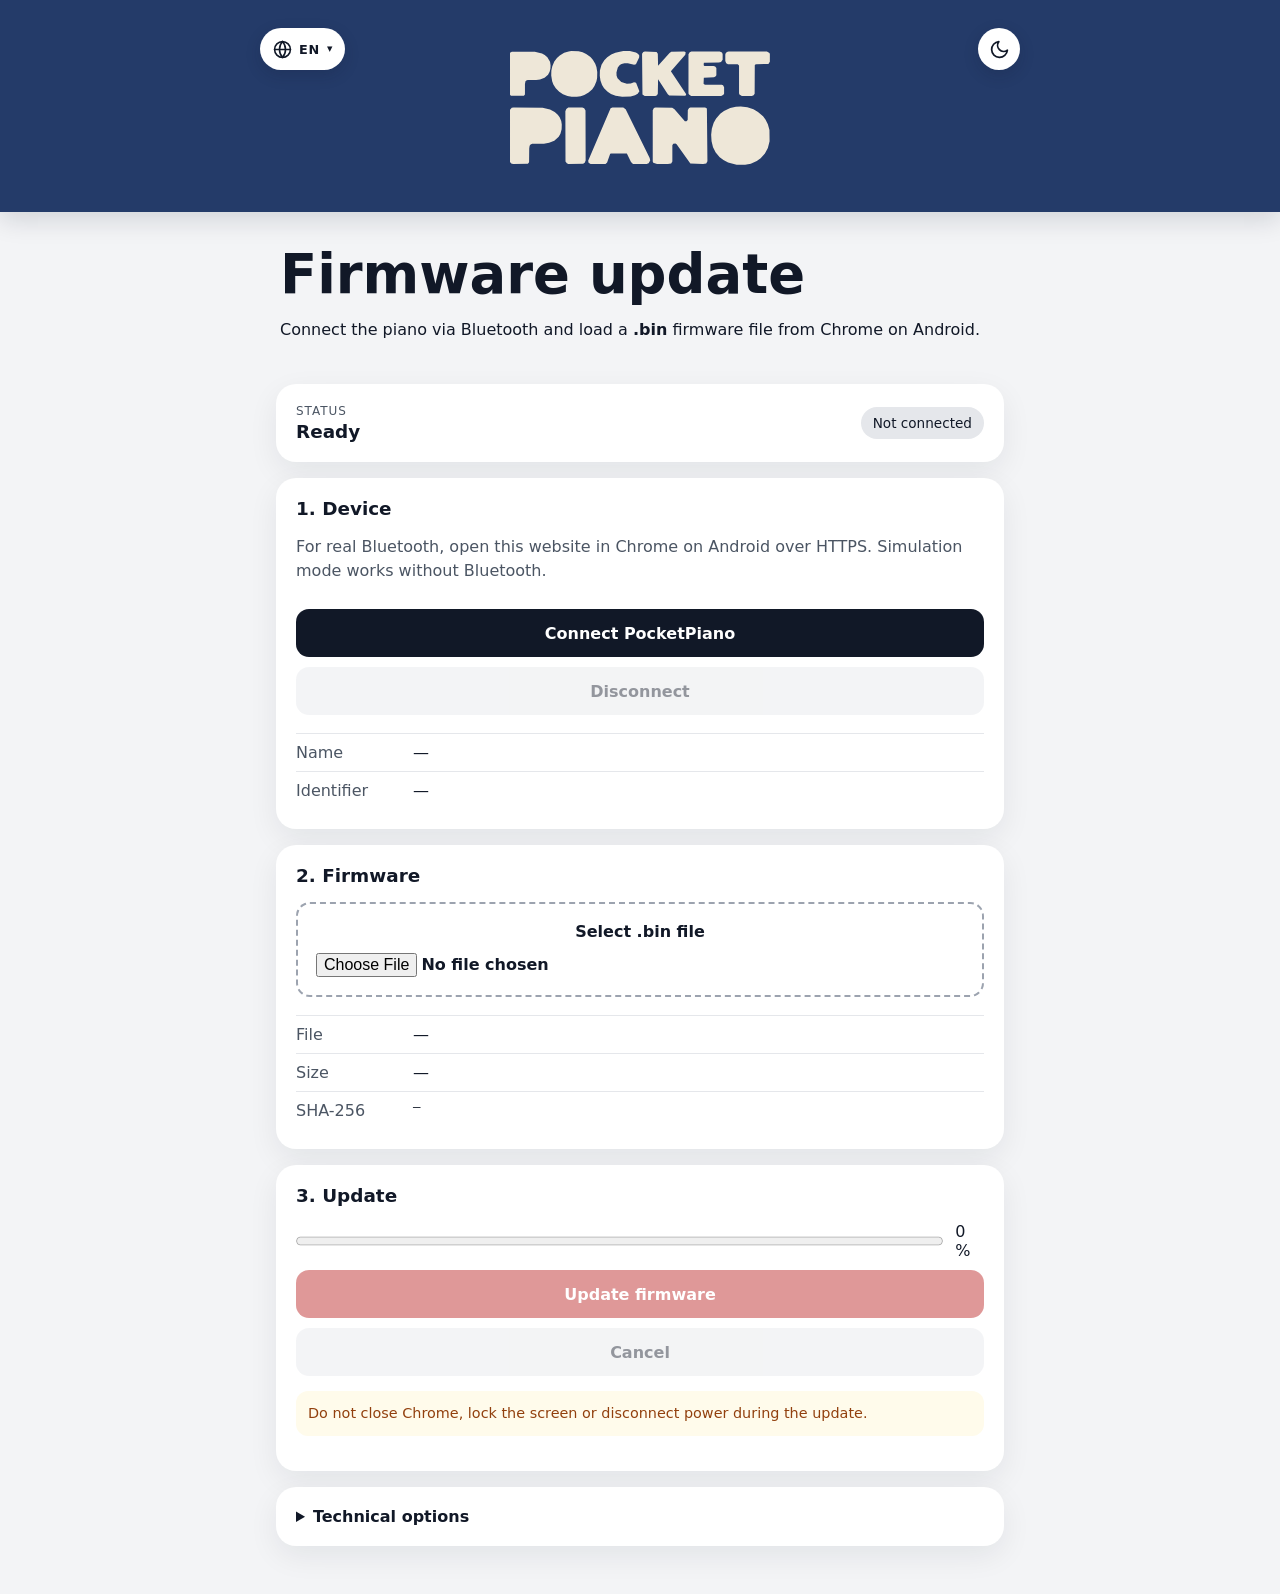
<file: index.html>
<!doctype html>
<html lang="es">
<head>
  <meta charset="utf-8" />
  <meta name="viewport" content="width=device-width, initial-scale=1, viewport-fit=cover" />
  <meta name="theme-color" content="#243b69" />
  <title>PocketPiano · Actualización BLE</title>
  <script>
    (() => {
      const savedTheme = localStorage.getItem('pocketpiano-theme');
      const systemTheme = matchMedia('(prefers-color-scheme: dark)').matches ? 'dark' : 'light';
      document.documentElement.dataset.theme = savedTheme || systemTheme;
      const supported = ['es','en','ca','fr','de','it','pt'];
      const browser = (navigator.language || 'es').slice(0,2).toLowerCase();
      document.documentElement.lang = localStorage.getItem('pocketpiano-language') || (supported.includes(browser) ? browser : 'es');
    })();
  </script>
  <style>
:root{font-family:Inter,system-ui,-apple-system,BlinkMacSystemFont,"Segoe UI",sans-serif;--page-bg:#f3f4f6;--surface:#fff;--text:#111827;--muted:#4b5563;--border:#e5e7eb;--secondary-bg:#e5e7eb;--secondary-text:#111827;--toggle-bg:#fff;--toggle-hover:#f8fafc;--brand-blue:#243b69;color-scheme:light;color:var(--text);background:var(--page-bg)}
:root[data-theme="dark"]{--page-bg:#0f172a;--surface:#1e293b;--text:#f8fafc;--muted:#cbd5e1;--border:#334155;--secondary-bg:#334155;--secondary-text:#f8fafc;--toggle-bg:#fff;--toggle-hover:#f8fafc;color-scheme:dark}
*{box-sizing:border-box}html,body{background:var(--page-bg);color:var(--text);transition:background-color .2s ease,color .2s ease}body{margin:0;min-height:100vh}button,input,select{font:inherit}
.brand-header{position:relative;width:100%;background:var(--brand-blue);padding:28px max(16px,env(safe-area-inset-left)) 24px;box-shadow:0 8px 24px rgba(15,23,42,.14)}
.brand-header-inner{position:relative;width:min(760px,100%);min-height:160px;margin:auto;display:flex;align-items:center;justify-content:center}
.header-actions{position:absolute;top:0;left:0;right:0;display:flex;align-items:flex-start;justify-content:space-between;z-index:5;pointer-events:none}.header-actions>*{pointer-events:auto}
.brand{display:flex;justify-content:center;align-items:center}.brand-logo{width:260px;max-width:58vw;height:auto;display:block;filter:invert(1)}
.shell{width:min(760px,100%);margin:auto;padding:28px 16px 48px}.intro-block{padding:0 4px 10px}
h1{margin:8px 0;font-size:clamp(2rem,8vw,3.4rem);line-height:1}h2{margin:0 0 16px;font-size:1.15rem}p{line-height:1.5}
.card{background:var(--surface);color:var(--text);border-radius:20px;padding:20px;margin-top:16px;box-shadow:0 10px 30px rgba(17,24,39,.07);transition:background-color .2s ease,color .2s ease}.status-card{display:flex;align-items:center;justify-content:space-between;gap:16px}.eyebrow{display:block;font-size:.75rem;text-transform:uppercase;letter-spacing:.08em;color:var(--muted)}.status{font-size:1.15rem;font-weight:750;margin-top:3px}.badge{padding:8px 12px;border-radius:999px;background:#e5e7eb;color:#111827;font-size:.85rem;white-space:nowrap}.badge.connected{background:#dcfce7;color:#166534}
button{width:100%;min-height:48px;border:0;border-radius:13px;padding:12px 16px;font-weight:750;margin-top:10px;cursor:pointer}button:disabled{opacity:.45;cursor:not-allowed}.primary{background:#111827;color:white}.secondary{background:var(--secondary-bg);color:var(--secondary-text)}.danger{background:#b91c1c;color:white}.file-picker{display:block;border:2px dashed #9ca3af;border-radius:14px;padding:18px;text-align:center;font-weight:700;cursor:pointer}.file-picker input{display:block;width:100%;margin-top:12px}.details{margin:18px 0 0}.details div{display:grid;grid-template-columns:105px 1fr;gap:12px;padding:9px 0;border-top:1px solid var(--border)}dt,.hint{color:var(--muted)}dd{margin:0;overflow-wrap:anywhere}.mono,.log{font-family:ui-monospace,SFMono-Regular,Menlo,Consolas,monospace;font-size:.78rem}.progress-wrap{display:flex;align-items:center;gap:12px}progress{width:100%;height:18px}.warning{color:#92400e;background:#fffbeb;padding:12px;border-radius:12px;font-size:.9rem}.advanced summary{cursor:pointer;font-weight:750}.advanced label{display:block;margin:18px 0}select{width:100%;padding:12px;margin-top:8px;border:1px solid var(--border);border-radius:10px;background:var(--surface);color:var(--text)}.check{display:flex!important;gap:10px;align-items:center}.log{min-height:180px;max-height:340px;overflow:auto;white-space:pre-wrap;background:#111827;color:#d1fae5;padding:14px;border-radius:12px}
.icon-button{width:42px;min-height:42px;height:42px;margin:0;padding:0;border:1px solid rgba(255,255,255,.72);border-radius:50%;display:grid;place-items:center;background:#fff;color:#111827;box-shadow:0 5px 15px rgba(15,23,42,.18);transition:background-color .2s ease,transform .2s ease,border-color .2s ease}.icon-button:hover{background:#f8fafc;transform:translateY(-1px)}.icon-button:focus-visible{outline:3px solid #93c5fd;outline-offset:3px}.icon-button svg{width:21px;height:21px;fill:none;stroke:currentColor;stroke-width:2;stroke-linecap:round;stroke-linejoin:round}.theme-toggle .icon-sun{display:none}:root[data-theme="dark"] .theme-toggle .icon-moon{display:none}:root[data-theme="dark"] .theme-toggle .icon-sun{display:block}
.language-wrap{position:relative}.language-toggle{width:auto;min-width:74px;padding:0 12px;border-radius:999px;display:flex;align-items:center;justify-content:center;gap:7px}.language-toggle svg{width:19px;height:19px;flex:0 0 auto}.language-code{font-size:.8rem;letter-spacing:.06em}.language-chevron{font-size:.68rem;line-height:1}.language-menu{position:absolute;inset:0;width:100%;height:42px;padding:0;background:transparent;border:0;box-shadow:none}.language-menu label{display:none}.language-menu select{position:absolute;inset:0;width:100%;height:100%;margin:0;padding:0;opacity:0;cursor:pointer}.language-toggle{pointer-events:none}
@media(max-width:420px){.brand-header{padding-top:22px;padding-bottom:20px}.brand-header-inner{min-height:145px}.brand-logo{width:210px;max-width:56vw}.shell{padding-top:24px}.language-menu{width:100%;height:42px}}
  </style>
</head>
<body>
  <header class="brand-header">
    <div class="brand-header-inner">
      <div class="header-actions">
        <div class="language-wrap">
          <button id="languageToggle" class="icon-button language-toggle" type="button" aria-haspopup="true" aria-controls="languageMenu">
            <svg viewBox="0 0 24 24" aria-hidden="true"><circle cx="12" cy="12" r="10"/><path d="M2 12h20M12 2a15 15 0 0 1 0 20M12 2a15 15 0 0 0 0 20"/></svg>
            <span id="languageCode" class="language-code">ES</span><span class="language-chevron" aria-hidden="true">▾</span>
          </button>
          <div id="languageMenu" class="language-menu"><label id="languageLabel" for="languageSelect">Idioma</label><select id="languageSelect"><option value="es">Español</option><option value="en">English</option><option value="ca">Català</option><option value="fr">Français</option><option value="de">Deutsch</option><option value="it">Italiano</option><option value="pt">Português</option></select></div>
        </div>
        <button id="themeToggle" class="icon-button theme-toggle" type="button"><svg class="icon-moon" viewBox="0 0 24 24" aria-hidden="true"><path d="M21 12.79A9 9 0 1 1 11.21 3 7 7 0 0 0 21 12.79Z"/></svg><svg class="icon-sun" viewBox="0 0 24 24" aria-hidden="true"><circle cx="12" cy="12" r="4"/><path d="M12 2v2M12 20v2M4.93 4.93l1.42 1.42M17.66 17.66l1.41 1.41M2 12h2M20 12h2M4.93 19.07l1.42-1.42M17.66 6.34l1.41-1.41"/></svg></button>
      </div>
      <div class="brand"><img src="pocketpiano-logo.svg" alt="PocketPiano" class="brand-logo" /></div>
    </div>
  </header>
  <main class="shell">
    <section class="intro-block"><h1 data-i18n="title">Actualización de firmware</h1><p data-i18n-html="intro">Conecta el piano por Bluetooth y carga un firmware <strong>.bin</strong> desde Chrome en Android.</p></section>
    <section class="card status-card" aria-live="polite"><div><span class="eyebrow" data-i18n="statusLabel">Estado</span><div id="status" class="status">Preparado</div></div><span id="connectionBadge" class="badge">Sin conectar</span></section>
    <section class="card"><h2 data-i18n="deviceSection">1. Dispositivo</h2><p id="compatibility" class="hint"></p><button id="connectBtn" class="primary" data-i18n="connect">Conectar PocketPiano</button><button id="disconnectBtn" class="secondary" disabled data-i18n="disconnect">Desconectar</button><dl class="details"><div><dt data-i18n="name">Nombre</dt><dd id="deviceName">—</dd></div><div><dt data-i18n="identifier">Identificador</dt><dd id="deviceId">—</dd></div></dl></section>
    <section class="card"><h2 data-i18n="firmwareSection">2. Firmware</h2><label class="file-picker"><span data-i18n="selectFile">Seleccionar archivo .bin</span><input id="firmwareInput" type="file" accept=".bin,application/octet-stream" /></label><dl class="details"><div><dt data-i18n="file">Archivo</dt><dd id="fileName">—</dd></div><div><dt data-i18n="size">Tamaño</dt><dd id="fileSize">—</dd></div><div><dt>SHA-256</dt><dd id="fileHash" class="mono">—</dd></div></dl></section>
    <section class="card"><h2 data-i18n="updateSection">3. Actualización</h2><div class="progress-wrap"><progress id="progress" value="0" max="100"></progress><span id="progressText">0 %</span></div><button id="updateBtn" class="danger" disabled data-i18n="update">Actualizar firmware</button><button id="cancelBtn" class="secondary" disabled data-i18n="cancel">Cancelar</button><p class="warning" data-i18n="warning">No cierres Chrome, no bloquees la pantalla y no desconectes la alimentación durante la actualización.</p></section>
    <details class="card advanced"><summary data-i18n="technicalOptions">Opciones técnicas</summary><label><span data-i18n="bleWriteSize">Tamaño de escritura BLE</span><select id="packetSize"><option value="463" selected data-i18n="packet463">463 bytes (como la APK con MTU ampliado)</option><option value="20" data-i18n="packet20">20 bytes (máxima compatibilidad)</option></select></label><label class="check"><input id="demoMode" type="checkbox" /> <span data-i18n="simulationMode">Modo simulación, sin PocketPiano</span></label><button id="downloadLogBtn" class="secondary" data-i18n="downloadLog">Descargar registro</button><pre id="log" class="log" tabindex="0"></pre></details>
  </main>
  <script>
'use strict';
const UUID={midi:'03b80e5a-ede8-4b33-a751-6ce34ec4c700',service:'00008018-0000-1000-8000-00805f9b34fb',firmware:'00008020-0000-1000-8000-00805f9b34fb',progress:'00008021-0000-1000-8000-00805f9b34fb',command:'00008022-0000-1000-8000-00805f9b34fb',customer:'00008023-0000-1000-8000-00805f9b34fb'};const COMMAND={START:1,END:2,ACK:3},SECTOR_SIZE=4096;const el=Object.fromEntries([...document.querySelectorAll('[id]')].map(node=>[node.id,node]));
const translations={
es:{title:'Actualización de firmware',intro:'Conecta el piano por Bluetooth y carga un firmware <strong>.bin</strong> desde Chrome en Android.',statusLabel:'Estado',ready:'Preparado',disconnectedBadge:'Sin conectar',connectedBadge:'Conectado',simulationBadge:'Simulación',deviceSection:'1. Dispositivo',connect:'Conectar PocketPiano',disconnect:'Desconectar',name:'Nombre',identifier:'Identificador',firmwareSection:'2. Firmware',selectFile:'Seleccionar archivo .bin',file:'Archivo',size:'Tamaño',updateSection:'3. Actualización',update:'Actualizar firmware',cancel:'Cancelar',warning:'No cierres Chrome, no bloquees la pantalla y no desconectes la alimentación durante la actualización.',technicalOptions:'Opciones técnicas',bleWriteSize:'Tamaño de escritura BLE',packet463:'463 bytes (como la APK con MTU ampliado)',packet20:'20 bytes (máxima compatibilidad)',simulationMode:'Modo simulación, sin PocketPiano',downloadLog:'Descargar registro',language:'Idioma',changeLanguage:'Cambiar idioma',darkTheme:'Activar tema oscuro',lightTheme:'Activar tema claro',compatible:'Web Bluetooth disponible en este navegador.',notCompatible:'Para Bluetooth real, abre esta web con Chrome en Android mediante HTTPS. El modo simulación sí funciona sin Bluetooth.',selectDevice:'Selecciona el PocketPiano…',connecting:'Conectando por Bluetooth…',connected:'PocketPiano conectado',disconnected:'PocketPiano desconectado',disconnectedUpdate:'Bluetooth desconectado durante la actualización',simulationActive:'Modo simulación activado',starting:'Iniciando actualización…',sending:'Enviando sector {current} de {total}…',finishing:'Finalizando actualización…',completed:'Actualización completada correctamente',canceling:'Cancelando…',canceled:'Actualización cancelada'},
en:{title:'Firmware update',intro:'Connect the piano via Bluetooth and load a <strong>.bin</strong> firmware file from Chrome on Android.',statusLabel:'Status',ready:'Ready',disconnectedBadge:'Not connected',connectedBadge:'Connected',simulationBadge:'Simulation',deviceSection:'1. Device',connect:'Connect PocketPiano',disconnect:'Disconnect',name:'Name',identifier:'Identifier',firmwareSection:'2. Firmware',selectFile:'Select .bin file',file:'File',size:'Size',updateSection:'3. Update',update:'Update firmware',cancel:'Cancel',warning:'Do not close Chrome, lock the screen or disconnect power during the update.',technicalOptions:'Technical options',bleWriteSize:'BLE write size',packet463:'463 bytes (as in the APK with extended MTU)',packet20:'20 bytes (maximum compatibility)',simulationMode:'Simulation mode, without PocketPiano',downloadLog:'Download log',language:'Language',changeLanguage:'Change language',darkTheme:'Enable dark theme',lightTheme:'Enable light theme',compatible:'Web Bluetooth is available in this browser.',notCompatible:'For real Bluetooth, open this website in Chrome on Android over HTTPS. Simulation mode works without Bluetooth.',selectDevice:'Select the PocketPiano…',connecting:'Connecting via Bluetooth…',connected:'PocketPiano connected',disconnected:'PocketPiano disconnected',disconnectedUpdate:'Bluetooth disconnected during the update',simulationActive:'Simulation mode enabled',starting:'Starting update…',sending:'Sending sector {current} of {total}…',finishing:'Finishing update…',completed:'Update completed successfully',canceling:'Canceling…',canceled:'Update canceled'},
ca:{title:'Actualització del firmware',intro:'Connecta el piano per Bluetooth i carrega un firmware <strong>.bin</strong> des de Chrome a Android.',statusLabel:'Estat',ready:'Preparat',disconnectedBadge:'Sense connexió',connectedBadge:'Connectat',simulationBadge:'Simulació',deviceSection:'1. Dispositiu',connect:'Connectar PocketPiano',disconnect:'Desconnectar',name:'Nom',identifier:'Identificador',firmwareSection:'2. Firmware',selectFile:'Seleccionar arxiu .bin',file:'Arxiu',size:'Mida',updateSection:'3. Actualització',update:'Actualitzar firmware',cancel:'Cancel·lar',warning:'No tanquis Chrome, no bloquegis la pantalla ni desconnectis l’alimentació durant l’actualització.',technicalOptions:'Opcions tècniques',bleWriteSize:'Mida d’escriptura BLE',packet463:'463 bytes (com l’APK amb MTU ampliat)',packet20:'20 bytes (màxima compatibilitat)',simulationMode:'Mode simulació, sense PocketPiano',downloadLog:'Descarregar registre',language:'Idioma',changeLanguage:'Canviar idioma',darkTheme:'Activar tema fosc',lightTheme:'Activar tema clar',compatible:'Web Bluetooth disponible en aquest navegador.',notCompatible:'Per al Bluetooth real, obre aquesta web amb Chrome a Android mitjançant HTTPS. El mode simulació funciona sense Bluetooth.',selectDevice:'Selecciona el PocketPiano…',connecting:'Connectant per Bluetooth…',connected:'PocketPiano connectat',disconnected:'PocketPiano desconnectat',disconnectedUpdate:'Bluetooth desconnectat durant l’actualització',simulationActive:'Mode simulació activat',starting:'Iniciant actualització…',sending:'Enviant sector {current} de {total}…',finishing:'Finalitzant actualització…',completed:'Actualització completada correctament',canceling:'Cancel·lant…',canceled:'Actualització cancel·lada'},
fr:{title:'Mise à jour du firmware',intro:'Connectez le piano en Bluetooth et chargez un firmware <strong>.bin</strong> depuis Chrome sur Android.',statusLabel:'État',ready:'Prêt',disconnectedBadge:'Non connecté',connectedBadge:'Connecté',simulationBadge:'Simulation',deviceSection:'1. Appareil',connect:'Connecter PocketPiano',disconnect:'Déconnecter',name:'Nom',identifier:'Identifiant',firmwareSection:'2. Firmware',selectFile:'Sélectionner un fichier .bin',file:'Fichier',size:'Taille',updateSection:'3. Mise à jour',update:'Mettre à jour le firmware',cancel:'Annuler',warning:'Ne fermez pas Chrome, ne verrouillez pas l’écran et ne coupez pas l’alimentation pendant la mise à jour.',technicalOptions:'Options techniques',bleWriteSize:'Taille d’écriture BLE',packet463:'463 octets (comme dans l’APK avec MTU étendu)',packet20:'20 octets (compatibilité maximale)',simulationMode:'Mode simulation, sans PocketPiano',downloadLog:'Télécharger le journal',language:'Langue',changeLanguage:'Changer de langue',darkTheme:'Activer le thème sombre',lightTheme:'Activer le thème clair',compatible:'Web Bluetooth est disponible dans ce navigateur.',notCompatible:'Pour le Bluetooth réel, ouvrez ce site dans Chrome sur Android via HTTPS. Le mode simulation fonctionne sans Bluetooth.',selectDevice:'Sélectionnez le PocketPiano…',connecting:'Connexion Bluetooth…',connected:'PocketPiano connecté',disconnected:'PocketPiano déconnecté',disconnectedUpdate:'Bluetooth déconnecté pendant la mise à jour',simulationActive:'Mode simulation activé',starting:'Démarrage de la mise à jour…',sending:'Envoi du secteur {current} sur {total}…',finishing:'Finalisation de la mise à jour…',completed:'Mise à jour terminée avec succès',canceling:'Annulation…',canceled:'Mise à jour annulée'},
de:{title:'Firmware-Aktualisierung',intro:'Verbinden Sie das Piano über Bluetooth und laden Sie eine <strong>.bin</strong>-Firmwaredatei in Chrome auf Android.',statusLabel:'Status',ready:'Bereit',disconnectedBadge:'Nicht verbunden',connectedBadge:'Verbunden',simulationBadge:'Simulation',deviceSection:'1. Gerät',connect:'PocketPiano verbinden',disconnect:'Trennen',name:'Name',identifier:'Kennung',firmwareSection:'2. Firmware',selectFile:'.bin-Datei auswählen',file:'Datei',size:'Größe',updateSection:'3. Aktualisierung',update:'Firmware aktualisieren',cancel:'Abbrechen',warning:'Schließen Sie Chrome nicht, sperren Sie den Bildschirm nicht und trennen Sie während der Aktualisierung nicht die Stromversorgung.',technicalOptions:'Technische Optionen',bleWriteSize:'BLE-Schreibgröße',packet463:'463 Byte (wie in der APK mit erweitertem MTU)',packet20:'20 Byte (maximale Kompatibilität)',simulationMode:'Simulationsmodus ohne PocketPiano',downloadLog:'Protokoll herunterladen',language:'Sprache',changeLanguage:'Sprache ändern',darkTheme:'Dunkles Design aktivieren',lightTheme:'Helles Design aktivieren',compatible:'Web Bluetooth ist in diesem Browser verfügbar.',notCompatible:'Öffnen Sie diese Website für echtes Bluetooth in Chrome auf Android über HTTPS. Der Simulationsmodus funktioniert ohne Bluetooth.',selectDevice:'PocketPiano auswählen…',connecting:'Bluetooth-Verbindung wird hergestellt…',connected:'PocketPiano verbunden',disconnected:'PocketPiano getrennt',disconnectedUpdate:'Bluetooth wurde während der Aktualisierung getrennt',simulationActive:'Simulationsmodus aktiviert',starting:'Aktualisierung wird gestartet…',sending:'Sektor {current} von {total} wird gesendet…',finishing:'Aktualisierung wird abgeschlossen…',completed:'Aktualisierung erfolgreich abgeschlossen',canceling:'Wird abgebrochen…',canceled:'Aktualisierung abgebrochen'},
it:{title:'Aggiornamento firmware',intro:'Collega il piano tramite Bluetooth e carica un firmware <strong>.bin</strong> da Chrome su Android.',statusLabel:'Stato',ready:'Pronto',disconnectedBadge:'Non connesso',connectedBadge:'Connesso',simulationBadge:'Simulazione',deviceSection:'1. Dispositivo',connect:'Connetti PocketPiano',disconnect:'Disconnetti',name:'Nome',identifier:'Identificatore',firmwareSection:'2. Firmware',selectFile:'Seleziona file .bin',file:'File',size:'Dimensione',updateSection:'3. Aggiornamento',update:'Aggiorna firmware',cancel:'Annulla',warning:'Non chiudere Chrome, non bloccare lo schermo e non scollegare l’alimentazione durante l’aggiornamento.',technicalOptions:'Opzioni tecniche',bleWriteSize:'Dimensione scrittura BLE',packet463:'463 byte (come nell’APK con MTU esteso)',packet20:'20 byte (massima compatibilità)',simulationMode:'Modalità simulazione, senza PocketPiano',downloadLog:'Scarica registro',language:'Lingua',changeLanguage:'Cambia lingua',darkTheme:'Attiva tema scuro',lightTheme:'Attiva tema chiaro',compatible:'Web Bluetooth è disponibile in questo browser.',notCompatible:'Per il Bluetooth reale, apri questo sito in Chrome su Android tramite HTTPS. La modalità simulazione funziona senza Bluetooth.',selectDevice:'Seleziona il PocketPiano…',connecting:'Connessione Bluetooth…',connected:'PocketPiano connesso',disconnected:'PocketPiano disconnesso',disconnectedUpdate:'Bluetooth disconnesso durante l’aggiornamento',simulationActive:'Modalità simulazione attivata',starting:'Avvio aggiornamento…',sending:'Invio settore {current} di {total}…',finishing:'Completamento aggiornamento…',completed:'Aggiornamento completato correttamente',canceling:'Annullamento…',canceled:'Aggiornamento annullato'},
pt:{title:'Atualização de firmware',intro:'Ligue o piano por Bluetooth e carregue um firmware <strong>.bin</strong> a partir do Chrome no Android.',statusLabel:'Estado',ready:'Pronto',disconnectedBadge:'Sem ligação',connectedBadge:'Ligado',simulationBadge:'Simulação',deviceSection:'1. Dispositivo',connect:'Ligar PocketPiano',disconnect:'Desligar',name:'Nome',identifier:'Identificador',firmwareSection:'2. Firmware',selectFile:'Selecionar ficheiro .bin',file:'Ficheiro',size:'Tamanho',updateSection:'3. Atualização',update:'Atualizar firmware',cancel:'Cancelar',warning:'Não feche o Chrome, não bloqueie o ecrã e não desligue a alimentação durante a atualização.',technicalOptions:'Opções técnicas',bleWriteSize:'Tamanho de escrita BLE',packet463:'463 bytes (como na APK com MTU alargado)',packet20:'20 bytes (compatibilidade máxima)',simulationMode:'Modo de simulação, sem PocketPiano',downloadLog:'Transferir registo',language:'Idioma',changeLanguage:'Alterar idioma',darkTheme:'Ativar tema escuro',lightTheme:'Ativar tema claro',compatible:'Web Bluetooth está disponível neste navegador.',notCompatible:'Para Bluetooth real, abra este site no Chrome para Android através de HTTPS. O modo de simulação funciona sem Bluetooth.',selectDevice:'Selecione o PocketPiano…',connecting:'A ligar por Bluetooth…',connected:'PocketPiano ligado',disconnected:'PocketPiano desligado',disconnectedUpdate:'Bluetooth desligado durante a atualização',simulationActive:'Modo de simulação ativado',starting:'A iniciar atualização…',sending:'A enviar setor {current} de {total}…',finishing:'A finalizar atualização…',completed:'Atualização concluída com sucesso',canceling:'A cancelar…',canceled:'Atualização cancelada'}};
let currentLanguage=document.documentElement.lang in translations?document.documentElement.lang:'es';const t=(key,vars={})=>Object.entries(vars).reduce((s,[k,v])=>s.replace(`{${k}}`,v),translations[currentLanguage][key]||translations.es[key]||key);
function applyTheme(theme,save=true){document.documentElement.dataset.theme=theme;const dark=theme==='dark';el.themeToggle.setAttribute('aria-label',dark?t('lightTheme'):t('darkTheme'));el.themeToggle.title=dark?t('lightTheme'):t('darkTheme');document.querySelector('meta[name="theme-color"]').setAttribute('content','#243b69');if(save)localStorage.setItem('pocketpiano-theme',theme)}
function applyLanguage(language,save=true){currentLanguage=translations[language]?language:'es';document.documentElement.lang=currentLanguage;el.languageSelect.value=currentLanguage;el.languageCode.textContent=currentLanguage.toUpperCase();document.querySelectorAll('[data-i18n]').forEach(node=>node.textContent=t(node.dataset.i18n));document.querySelectorAll('[data-i18n-html]').forEach(node=>node.innerHTML=t(node.dataset.i18nHtml));el.languageLabel.textContent=t('language');el.languageToggle.setAttribute('aria-label',t('changeLanguage'));el.languageToggle.title=t('changeLanguage');document.title=`PocketPiano · ${t('title')}`;applyTheme(document.documentElement.dataset.theme||'light',false);refreshCompatibility();updateControls();if(!running&&!server?.connected&&!el.demoMode.checked)setStatus(t('ready'),false);if(save)localStorage.setItem('pocketpiano-language',currentLanguage)}
el.languageSelect.addEventListener('change',()=>applyLanguage(el.languageSelect.value));applyTheme(document.documentElement.dataset.theme||'light',false);el.themeToggle.addEventListener('click',()=>applyTheme(document.documentElement.dataset.theme==='dark'?'light':'dark'));
let device=null,server=null,chars={},firmwareFile=null,firmwareBytes=null,abortRequested=false,running=false,commandWaiter=null,sectorWaiter=null,logLines=[];
function log(message,data){const line=`${new Date().toISOString()}  ${message}${data===undefined?'':` ${JSON.stringify(data)}`}`;logLines.push(line);el.log.textContent=logLines.join('\n');el.log.scrollTop=el.log.scrollHeight}function setStatus(text,writeLog=true){el.status.textContent=text;if(writeLog)log(text)}function formatBytes(n){return new Intl.NumberFormat(currentLanguage,{style:'unit',unit:'byte',unitDisplay:'short'}).format(n)}function setProgress(value){const safe=Math.max(0,Math.min(100,Math.round(value)));el.progress.value=safe;el.progressText.textContent=`${safe} %`}function updateControls(){const connected=Boolean(server?.connected)||el.demoMode.checked;el.connectionBadge.textContent=connected?(el.demoMode.checked?t('simulationBadge'):t('connectedBadge')):t('disconnectedBadge');el.connectionBadge.classList.toggle('connected',connected);el.disconnectBtn.disabled=!server?.connected||running;el.connectBtn.disabled=running;el.firmwareInput.disabled=running;el.packetSize.disabled=running;el.demoMode.disabled=running;el.updateBtn.disabled=running||!connected||!firmwareBytes;el.cancelBtn.disabled=!running}function refreshCompatibility(){const secure=location.protocol==='https:'||['localhost','127.0.0.1'].includes(location.hostname);el.compatibility.textContent=navigator.bluetooth&&secure?t('compatible'):t('notCompatible')}
function crc16(bytes,start=0,end=bytes.length){let crc=0;for(let i=start;i<end;i++){crc^=bytes[i]<<8;for(let bit=0;bit<8;bit++)crc=(crc&0x8000)?((crc<<1)^0x1021)&0xffff:(crc<<1)&0xffff}return crc}function commandPacket(id,payload=new Uint8Array()){if(payload.length>16)throw new Error('Payload de comando demasiado largo');const packet=new Uint8Array(20);packet[0]=id&0xff;packet[1]=(id>>>8)&0xff;packet.set(payload,2);const crc=crc16(packet,0,18);packet[18]=crc&0xff;packet[19]=(crc>>>8)&0xff;return packet}function uint16LE(data,offset){return data.getUint16(offset,true)}function commandNotification(event){const data=event.target.value;if(data.byteLength<6)return log('Notificación de comando demasiado corta');const responseId=uint16LE(data,0),commandId=uint16LE(data,2),status=uint16LE(data,4);log('ACK comando',{responseId,commandId,status});if(responseId===COMMAND.ACK&&commandWaiter){const waiter=commandWaiter;commandWaiter=null;waiter.resolve({commandId,status})}}function firmwareNotification(event){const data=event.target.value;if(data.byteLength<4)return log('ACK de sector demasiado corto');const index=uint16LE(data,0),status=uint16LE(data,2);log('ACK sector',{index,status});if(sectorWaiter){const waiter=sectorWaiter;sectorWaiter=null;waiter.resolve({index,status})}}function progressNotification(event){const bytes=new Uint8Array(event.target.value.buffer,event.target.value.byteOffset,event.target.value.byteLength);log('Progreso del dispositivo',[...bytes])}function customerNotification(event){const bytes=new Uint8Array(event.target.value.buffer,event.target.value.byteOffset,event.target.value.byteLength);log('Canal auxiliar',[...bytes])}
function waitFor(kind,timeoutMs=15000){return new Promise((resolve,reject)=>{const timer=setTimeout(()=>{if(kind==='command')commandWaiter=null;else sectorWaiter=null;reject(new Error(`Tiempo agotado esperando ACK de ${kind}`))},timeoutMs);const wrapped={resolve:value=>{clearTimeout(timer);resolve(value)},reject};if(kind==='command')commandWaiter=wrapped;else sectorWaiter=wrapped})}async function writeWithResponse(characteristic,bytes){if(abortRequested)throw new DOMException('Actualización cancelada','AbortError');if(characteristic.writeValueWithResponse)return characteristic.writeValueWithResponse(bytes);return characteristic.writeValue(bytes)}
async function connect(){if(el.demoMode.checked){setStatus(t('simulationActive'));updateControls();return}if(!navigator.bluetooth)throw new Error(t('notCompatible'));setStatus(t('selectDevice'));device=await navigator.bluetooth.requestDevice({filters:[{services:[UUID.midi]}],optionalServices:[UUID.service]});device.addEventListener('gattserverdisconnected',onDisconnected);setStatus(t('connecting'));server=await device.gatt.connect();const service=await server.getPrimaryService(UUID.service);chars.firmware=await service.getCharacteristic(UUID.firmware);chars.progress=await service.getCharacteristic(UUID.progress);chars.command=await service.getCharacteristic(UUID.command);chars.customer=await service.getCharacteristic(UUID.customer);await chars.firmware.startNotifications();await chars.progress.startNotifications();await chars.command.startNotifications();await chars.customer.startNotifications();chars.firmware.addEventListener('characteristicvaluechanged',firmwareNotification);chars.progress.addEventListener('characteristicvaluechanged',progressNotification);chars.command.addEventListener('characteristicvaluechanged',commandNotification);chars.customer.addEventListener('characteristicvaluechanged',customerNotification);el.deviceName.textContent=device.name||'PocketPiano';el.deviceId.textContent=device.id||'—';setStatus(t('connected'));updateControls()}function onDisconnected(){server=null;chars={};setStatus(running?t('disconnectedUpdate'):t('disconnected'));updateControls()}function disconnect(){if(device?.gatt?.connected)device.gatt.disconnect();onDisconnected()}
async function loadFirmware(file){firmwareFile=file||null;firmwareBytes=file?new Uint8Array(await file.arrayBuffer()):null;el.fileName.textContent=file?.name||'—';el.fileSize.textContent=file?formatBytes(file.size):'—';el.fileHash.textContent='Calculando…';if(firmwareBytes){const hash=await crypto.subtle.digest('SHA-256',firmwareBytes);el.fileHash.textContent=[...new Uint8Array(hash)].map(x=>x.toString(16).padStart(2,'0')).join('');log('Firmware cargado',{name:file.name,size:file.size})}else el.fileHash.textContent='—';updateControls()}function buildSectorPackets(sector,sectorIndex,packetSize){const dataSize=packetSize-3;if(dataSize<=0)throw new Error('Tamaño de paquete BLE inválido');const packets=[];let packetIndex=0;for(let offset=0;offset<sector.length;offset+=dataSize){const chunk=sector.subarray(offset,Math.min(offset+dataSize,sector.length));const isLast=offset+chunk.length>=sector.length;const packet=new Uint8Array(3+chunk.length+(isLast?2:0));packet[0]=sectorIndex&0xff;packet[1]=(sectorIndex>>>8)&0xff;packet[2]=isLast?0xff:packetIndex&0xff;packet.set(chunk,3);if(isLast){const crc=crc16(sector);packet[packet.length-2]=crc&0xff;packet[packet.length-1]=(crc>>>8)&0xff}packets.push(packet);packetIndex++}return packets}
async function sendCommand(id,payload){if(el.demoMode.checked){await delay(250);return{commandId:id,status:0}}const pending=waitFor('command');await writeWithResponse(chars.command,commandPacket(id,payload));const ack=await pending;if(ack.commandId!==id)throw new Error(`ACK de comando inesperado: ${ack.commandId}`);if(ack.status!==0)throw new Error(`El PocketPiano rechazó el comando ${id}, estado ${ack.status}`);return ack}async function sendSector(sector,index,packetSize){const packets=buildSectorPackets(sector,index,packetSize);log('Enviando sector',{index,bytes:sector.length,packets:packets.length});if(el.demoMode.checked){for(const _ of packets)await delay(2);return{index,status:0}}const pending=waitFor('sector',30000);for(const packet of packets)await writeWithResponse(chars.firmware,packet);return pending}function delay(ms){return new Promise(resolve=>setTimeout(resolve,ms))}
async function updateFirmware(){if(!firmwareBytes)throw new Error('Selecciona un firmware .bin');if(!el.demoMode.checked&&!server?.connected)throw new Error('Conecta primero el PocketPiano');running=true;abortRequested=false;setProgress(0);updateControls();const packetSize=Number(el.packetSize.value),totalSectors=Math.ceil(firmwareBytes.length/SECTOR_SIZE);try{setStatus(t('starting'));const sizePayload=new Uint8Array(4);new DataView(sizePayload.buffer).setUint32(0,firmwareBytes.length,true);await sendCommand(COMMAND.START,sizePayload);for(let index=0;index<totalSectors;index++){if(abortRequested)throw new DOMException(t('canceled'),'AbortError');const sector=firmwareBytes.subarray(index*SECTOR_SIZE,Math.min((index+1)*SECTOR_SIZE,firmwareBytes.length));setStatus(t('sending',{current:index+1,total:totalSectors}));const ack=await sendSector(sector,index,packetSize);if(ack.index!==index)throw new Error(`Índice ACK incorrecto: recibido ${ack.index}, esperado ${index}`);if(ack.status!==0){const messages={1:'CRC incorrecto',2:'índice de sector incorrecto',3:'longitud de datos incorrecta'};throw new Error(`Error de sector ${index}: ${messages[ack.status]||`estado ${ack.status}`}`)}setProgress(((index+1)*100)/totalSectors)}setStatus(t('finishing'));await sendCommand(COMMAND.END,new Uint8Array());setProgress(100);setStatus(t('completed'))}catch(error){if(error.name==='AbortError')setStatus(t('canceled'));else{setStatus(`Error: ${error.message}`);log('ERROR',{name:error.name,message:error.message,stack:error.stack});if(packetSize===463&&/length|GATT|write|NotSupported/i.test(error.message))log('Sugerencia: repite con 20 bytes en Opciones técnicas. Web Bluetooth no permite solicitar MTU explícitamente.')}}finally{running=false;abortRequested=false;commandWaiter=null;sectorWaiter=null;updateControls()}}
function downloadLog(){const blob=new Blob([logLines.join('\n')],{type:'text/plain;charset=utf-8'});const a=document.createElement('a');a.href=URL.createObjectURL(blob);a.download=`pocketpiano-ota-${Date.now()}.log`;a.click();URL.revokeObjectURL(a.href)}el.connectBtn.addEventListener('click',()=>connect().catch(error=>{setStatus(`Error de conexión: ${error.message}`);updateControls()}));el.disconnectBtn.addEventListener('click',disconnect);el.firmwareInput.addEventListener('change',event=>loadFirmware(event.target.files?.[0]).catch(error=>setStatus(`Error de archivo: ${error.message}`)));el.updateBtn.addEventListener('click',updateFirmware);el.cancelBtn.addEventListener('click',()=>{abortRequested=true;setStatus(t('canceling'))});el.demoMode.addEventListener('change',()=>{if(el.demoMode.checked)disconnect();setStatus(el.demoMode.checked?t('simulationActive'):t('ready'));updateControls()});el.downloadLogBtn.addEventListener('click',downloadLog);refreshCompatibility();applyLanguage(currentLanguage,false);log('Aplicación iniciada',{webBluetooth:Boolean(navigator.bluetooth),secureContext:window.isSecureContext});updateControls();
  </script>
</body>
</html>
</file>
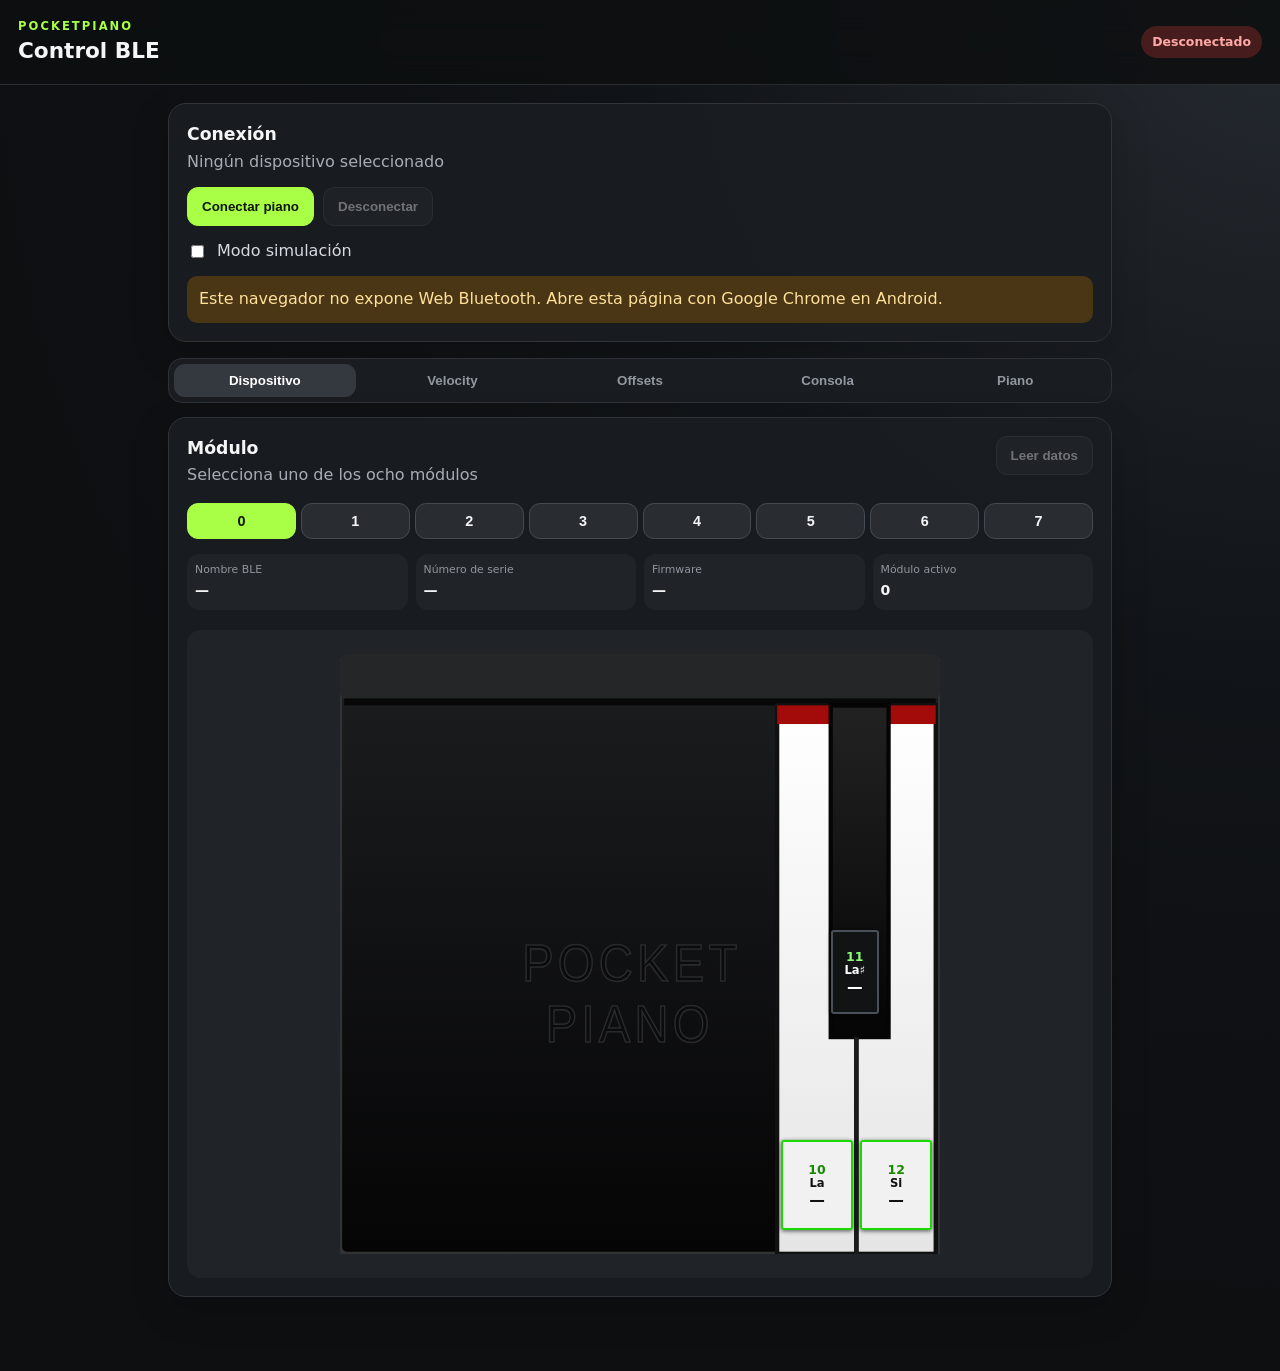
<file: control/index.html>
<!doctype html>
<html lang="es">
<head>
  <meta charset="utf-8">
  <meta name="viewport" content="width=device-width,initial-scale=1,viewport-fit=cover">
  <meta http-equiv="Cache-Control" content="no-cache, no-store, must-revalidate">
  <meta http-equiv="Pragma" content="no-cache">
  <meta http-equiv="Expires" content="0">
  <meta name="theme-color" content="#15171a">
  <meta name="description" content="Configuración y diagnóstico de PocketPiano mediante Bluetooth LE">
  <link rel="manifest" href="manifest.webmanifest?v=20260716-25">
  <link rel="icon" href="icons/icon.svg?v=20260716-25" type="image/svg+xml">
  <link rel="stylesheet" href="styles.css?v=20260716-25">
  <link rel="stylesheet" href="key-overlay.css?v=20260716-25">
  <link rel="stylesheet" href="velocity-slider.css?v=20260716-25">
  <link rel="stylesheet" href="piano-fit.css?v=20260716-25">
  <link rel="stylesheet" href="piano-live.css?v=20260716-25">
  <title>PocketPiano Control</title>
</head>
<body>
<header class="topbar">
  <div><p class="eyebrow">POCKETPIANO</p><h1>Control BLE</h1></div>
  <span id="statusBadge" class="badge offline">Desconectado</span>
</header>
<main>
  <section class="card connection-card">
    <div><h2>Conexión</h2><p id="deviceInfo" class="muted">Ningún dispositivo seleccionado</p></div>
    <div class="button-row"><button id="connectBtn" class="primary">Conectar piano</button><button id="disconnectBtn" disabled>Desconectar</button></div>
    <label class="switch-row"><input id="simulatorToggle" type="checkbox"><span>Modo simulación</span></label>
    <div id="compatWarning" class="warning hidden"></div>
  </section>
  <nav class="tabs" aria-label="Secciones">
    <button class="tab active" data-tab="device">Dispositivo</button><button class="tab" data-tab="velocity">Velocity</button><button class="tab" data-tab="offsets">Offsets</button><button class="tab" data-tab="console">Consola</button><button class="tab" data-tab="piano">Piano</button>
  </nav>
  <section id="device" class="panel active">
    <div class="card">
      <div class="section-head"><div><h2>Módulo</h2><p class="muted">Selecciona uno de los ocho módulos</p></div><button id="readModuleBtn">Leer datos</button></div>
      <div id="moduleSelector" class="module-grid"><button class="module-button active">0</button><button class="module-button">1</button><button class="module-button">2</button><button class="module-button">3</button><button class="module-button">4</button><button class="module-button">5</button><button class="module-button">6</button><button class="module-button">7</button></div>
      <div class="info-grid">
        <div><span>Nombre BLE</span><strong id="deviceName">—</strong></div><div><span>Número de serie</span><strong id="serialNumber">—</strong></div><div><span>Firmware</span><strong id="firmwareVersion">—</strong></div><div><span>Módulo activo</span><strong id="activeModule">0</strong></div>
      </div>
      <figure class="module-octave">
        <div id="keyReadings" class="key-readings hidden" aria-label="Lecturas de las teclas del módulo"></div>
        <img id="moduleImage" src="assets/module-0.svg?v=20260716-25" width="600" height="600" alt="Módulo 0 PocketPiano">
      </figure>
    </div>
  </section>
  <section id="velocity" class="panel"><div class="card"><div class="section-head"><div><h2>Curvas de velocity</h2><p class="muted">Tiempos internos expresados en ms × 10 · rango 0–1200</p></div><div class="button-row"><button id="readVelocityBtn">Leer</button><button id="writeVelocityBtn" class="primary">Guardar</button></div></div><div class="velocity-wrap"><div><h3>Teclas blancas</h3><div id="whiteVelocity" class="field-list"></div></div><div><h3>Teclas negras</h3><div id="blackVelocity" class="field-list"></div></div></div></div></section>
  <section id="offsets" class="panel"><div class="card"><div class="section-head"><div><h2>Offset por tecla</h2><p class="muted">12 teclas del módulo seleccionado; rango entero de −32768 a 32767</p></div><div class="button-row"><button id="readOffsetsBtn">Leer</button><button id="writeOffsetsBtn" class="primary">Guardar</button></div></div><div id="offsetGrid" class="offset-grid"></div></div></section>
  <section id="console" class="panel"><div class="card"><div class="section-head"><div><h2>Consola BLE</h2><p class="muted">Registro de comandos y respuestas</p></div><div class="button-row"><button id="consoleReadVelocityBtn" onclick="document.getElementById('readVelocityBtn').click()">Leer Velocity</button><button id="clearLogBtn">Limpiar</button></div></div><pre id="log"></pre></div></section>
  <section id="piano" class="panel"><div class="card"><div class="section-head"><div><h2>Piano completo</h2><p class="muted">Vista conjunta de los módulos 0 a 7 · iluminación MIDI en tiempo real</p></div></div><div class="piano-scroll"><div class="piano-modules"><figure class="piano-module"><figcaption>Módulo 0</figcaption><img src="assets/module-0.svg?v=20260716-25" alt="Módulo 0 PocketPiano"></figure><figure class="piano-module"><figcaption>Módulo 1</figcaption><img src="assets/module-octave.svg?v=20260716-25" alt="Módulo 1 PocketPiano"></figure><figure class="piano-module"><figcaption>Módulo 2</figcaption><img src="assets/module-octave.svg?v=20260716-25" alt="Módulo 2 PocketPiano"></figure><figure class="piano-module"><figcaption>Módulo 3</figcaption><img src="assets/module-octave.svg?v=20260716-25" alt="Módulo 3 PocketPiano"></figure><figure class="piano-module"><figcaption>Módulo 4</figcaption><img src="assets/module-octave.svg?v=20260716-25" alt="Módulo 4 PocketPiano"></figure><figure class="piano-module"><figcaption>Módulo 5</figcaption><img src="assets/module-octave.svg?v=20260716-25" alt="Módulo 5 PocketPiano"></figure><figure class="piano-module"><figcaption>Módulo 6</figcaption><img src="assets/module-octave.svg?v=20260716-25" alt="Módulo 6 PocketPiano"></figure><figure class="piano-module"><figcaption>Módulo 7</figcaption><img src="assets/module-octave.svg?v=20260716-25" alt="Módulo 7 PocketPiano"></figure></div></div></div></section>
</main>
<div id="toast" class="toast" role="status"></div>
<script src="piano-live.js?v=20260716-25"></script>
<script type="module" src="app-v3.js?v=20260716-25"></script>
</body>
</html>
</file>
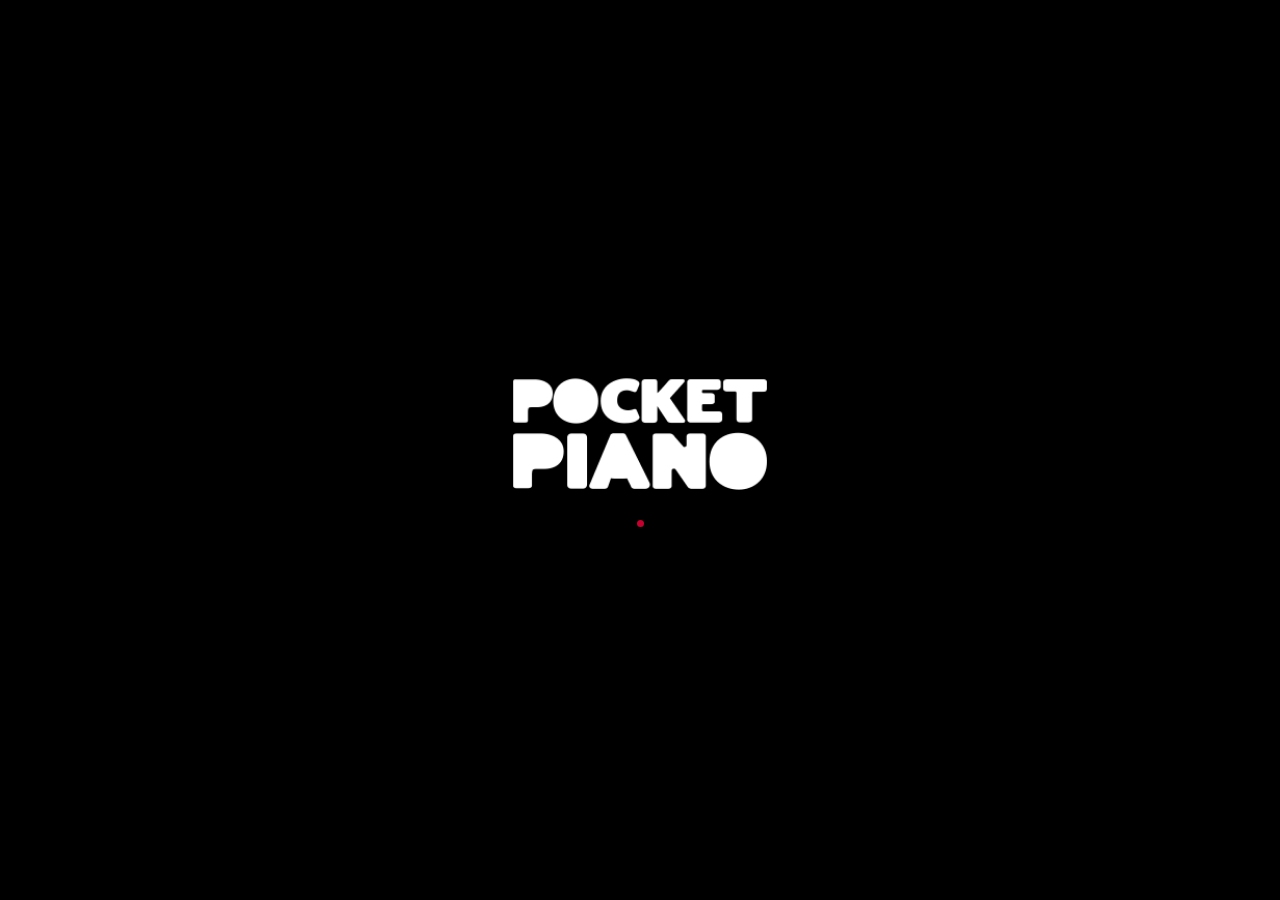
<file: android.html>
<!doctype html>
<html lang="es">
<head>
<meta charset="utf-8">
<meta name="viewport" content="width=device-width,initial-scale=1,viewport-fit=cover">
<meta name="theme-color" content="#000000">
<title>PocketPiano App</title>
<style>
:root{--bg:#000;--surface:#111;--surface2:#191919;--text:#fff;--muted:#999;--line:#292929;--red:#c4002f;--ok:#39d98a;font-family:Inter,Roboto,system-ui,-apple-system,"Segoe UI",sans-serif}
*{box-sizing:border-box}html,body{margin:0;width:100%;height:100%;background:var(--bg);color:var(--text);overflow:hidden}button{font:inherit}
.splash{position:fixed;inset:0;z-index:100;background:#000;display:grid;place-items:center;transition:.5s opacity,.5s visibility}.splash.hide{opacity:0;visibility:hidden}.splash img{width:min(58vw,260px);filter:brightness(0) invert(1)}.pulse{width:7px;height:7px;border-radius:50%;background:var(--red);box-shadow:0 0 0 0 rgba(196,0,47,.7);animation:p 1.5s infinite;margin:26px auto 0}@keyframes p{70%{box-shadow:0 0 0 15px rgba(196,0,47,0)}100%{box-shadow:0 0 0 0 rgba(196,0,47,0)}}
.app{height:100%;display:grid;grid-template-rows:auto 1fr auto;background:radial-gradient(circle at 70% -10%,#231015 0,transparent 35%),#000}
.top{padding:calc(18px + env(safe-area-inset-top)) 20px 16px;display:flex;align-items:center;justify-content:space-between;border-bottom:1px solid rgba(255,255,255,.06);background:rgba(0,0,0,.86);backdrop-filter:blur(20px)}.top img{width:118px;filter:brightness(0) invert(1)}.avatar{width:38px;height:38px;border-radius:50%;display:grid;place-items:center;background:#151515;border:1px solid #2b2b2b;font-size:.78rem;font-weight:800}
.frame-wrap{position:relative;overflow:hidden}iframe{width:100%;height:100%;border:0;background:#000}.overlay{position:absolute;inset:0;pointer-events:none;background:linear-gradient(180deg,rgba(0,0,0,.12),transparent 18%)}
.nav{display:grid;grid-template-columns:repeat(4,1fr);padding:9px 10px calc(9px + env(safe-area-inset-bottom));background:rgba(8,8,8,.96);border-top:1px solid var(--line);backdrop-filter:blur(20px)}.nav button{border:0;background:transparent;color:#747474;display:grid;place-items:center;gap:4px;min-height:54px;border-radius:16px;font-size:.69rem;font-weight:700}.nav button.active{color:#fff;background:#171717}.ico{font-size:1.15rem;line-height:1}.dot{width:5px;height:5px;border-radius:50%;background:var(--red);opacity:0}.active .dot{opacity:1}
</style>
</head>
<body>
<div class="splash" id="splash"><div><img alt="PocketPiano" class="brand-logo"><div class="pulse"></div></div></div>
<div class="app">
<header class="top"><img alt="PocketPiano" class="brand-logo"><div class="avatar">PP</div></header>
<div class="frame-wrap"><iframe id="core" src="./index.html" title="PocketPiano"></iframe><div class="overlay"></div></div>
<nav class="nav" aria-label="Navegación">
<button class="active" data-target="status"><span class="ico">●</span><span>Inicio</span><span class="dot"></span></button>
<button data-target="firmwareInput"><span class="ico">⇧</span><span>Firmware</span><span class="dot"></span></button>
<button data-target="connectBtn"><span class="ico">⌁</span><span>Instrumento</span><span class="dot"></span></button>
<button data-target="log"><span class="ico">⚙</span><span>Diagnóstico</span><span class="dot"></span></button>
</nav>
</div>
<script>
const LOGO='[data-uri]';document.querySelectorAll('.brand-logo').forEach(i=>i.src=LOGO);
const splash=document.getElementById('splash');
setTimeout(()=>splash.classList.add('hide'),1200);
const frame=document.getElementById('core');
frame.addEventListener('load',()=>{
 const d=frame.contentDocument;if(!d)return;
 const style=d.createElement('style');style.textContent=`
 :root{font-family:Inter,Roboto,system-ui,-apple-system,"Segoe UI",sans-serif!important;color:#fff!important;background:#000!important}
 html,body{background:#000!important;color:#fff!important}body{padding-bottom:28px!important}.shell{width:min(700px,100%)!important;padding:16px 16px 38px!important}
 .hero{padding:14px 4px 10px!important}.brand{display:none!important}h1{font-size:clamp(2rem,9vw,3.2rem)!important;letter-spacing:-.055em!important;line-height:.95!important;margin:6px 0 12px!important}p,.hint,dt,.eyebrow{color:#999!important}
 .card{background:#111!important;color:#fff!important;border:1px solid #282828!important;border-radius:24px!important;box-shadow:none!important;padding:20px!important;margin-top:14px!important}
 .status-card{background:linear-gradient(135deg,#191919,#0e0e0e)!important}.status{font-size:1.25rem!important}.badge{background:#242424!important;color:#aaa!important}.badge.connected{background:rgba(57,217,138,.13)!important;color:#39d98a!important;border:1px solid rgba(57,217,138,.25)!important}
 button{min-height:54px!important;border-radius:999px!important;font-weight:800!important;letter-spacing:.01em!important}.primary{background:#c4002f!important;color:#fff!important;box-shadow:0 8px 24px rgba(196,0,47,.22)!important}.secondary{background:#242424!important;color:#fff!important}.danger{background:#c4002f!important}
 .file-picker{border:1px dashed #555!important;background:#171717!important;border-radius:20px!important;padding:22px!important}input,select{color:#fff!important;background:#181818!important;border-color:#393939!important}select{border-radius:14px!important;padding:14px!important}
 .details div{border-color:#292929!important}.warning{background:#241316!important;color:#ffb3c1!important;border:1px solid #4b1c26!important;border-radius:18px!important}progress{accent-color:#c4002f!important;height:14px!important}.log{background:#060606!important;color:#b8ffd4!important;border:1px solid #252525!important;border-radius:18px!important}
 details.advanced{background:#0c0c0c!important;border-radius:18px!important}@media(max-width:480px){.card{padding:18px!important}.details div{grid-template-columns:92px 1fr!important}}
 `;d.head.appendChild(style);
});
document.querySelectorAll('.nav button').forEach(b=>b.addEventListener('click',()=>{
 document.querySelectorAll('.nav button').forEach(x=>x.classList.toggle('active',x===b));
 const d=frame.contentDocument;if(!d)return;const id=b.dataset.target;let el=d.getElementById(id);
 if(id==='status') el=d.querySelector('.status-card')||d.body;
 if(el){if(id==='log'){const det=el.closest('details');if(det)det.open=true}el.scrollIntoView({behavior:'smooth',block:'center'});}
}));
</script>
</body>
</html>
</file>
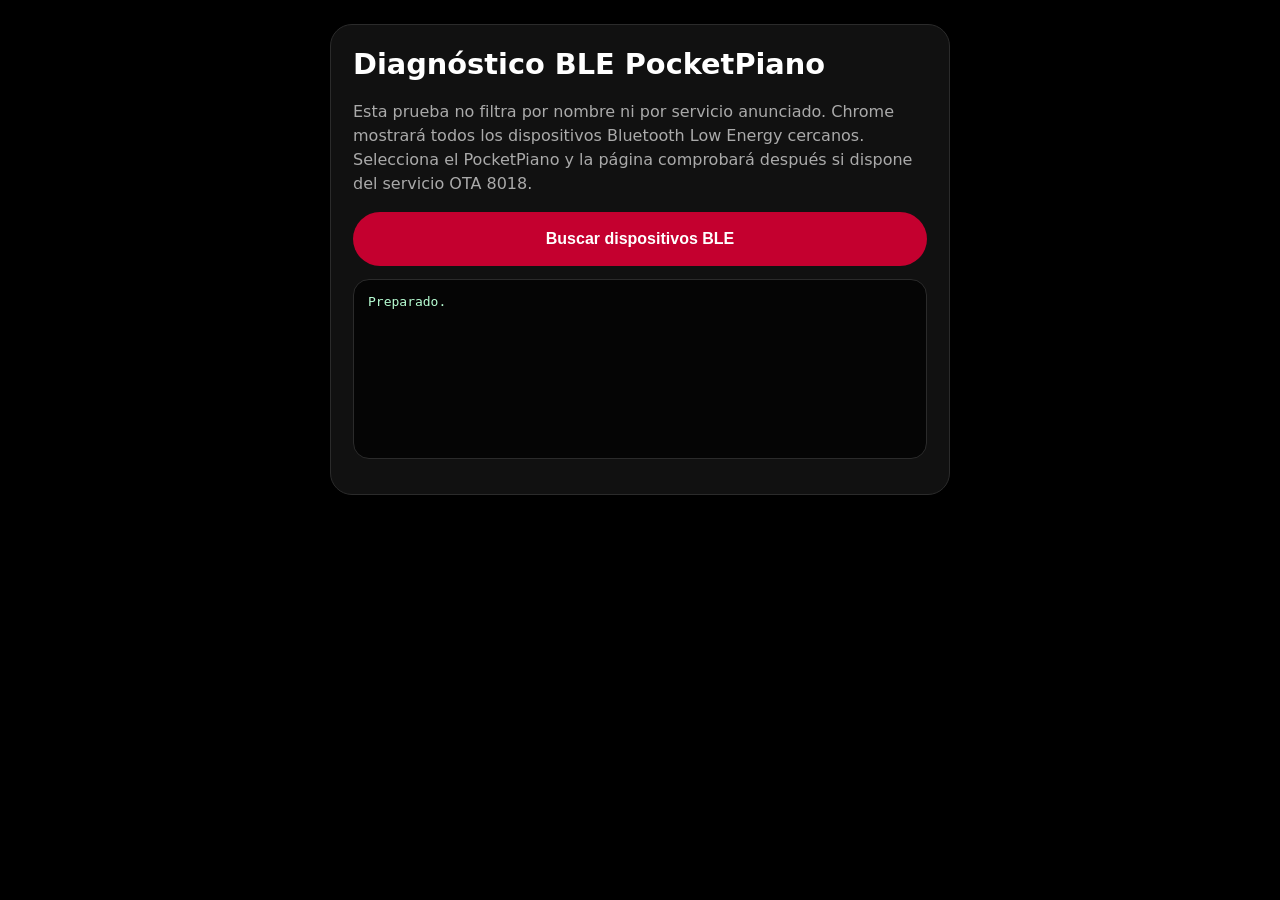
<file: ble-test.html>
<!doctype html>
<html lang="es">
<head>
<meta charset="utf-8">
<meta name="viewport" content="width=device-width,initial-scale=1,viewport-fit=cover">
<meta name="theme-color" content="#000000">
<title>Diagnóstico BLE PocketPiano</title>
<style>
:root{font-family:system-ui,-apple-system,"Segoe UI",sans-serif;background:#000;color:#fff}*{box-sizing:border-box}body{margin:0;padding:24px}.card{max-width:620px;margin:auto;background:#111;border:1px solid #2b2b2b;border-radius:22px;padding:22px}h1{margin-top:0;font-size:1.8rem}p{color:#aaa;line-height:1.5}button{width:100%;min-height:54px;border:0;border-radius:999px;background:#c4002f;color:#fff;font-weight:800;font-size:1rem}pre{white-space:pre-wrap;overflow-wrap:anywhere;background:#050505;border:1px solid #2b2b2b;border-radius:16px;padding:14px;min-height:180px;color:#b8ffd4}.ok{color:#39d98a}.bad{color:#ff9baa}
</style>
</head>
<body>
<div class="card">
<h1>Diagnóstico BLE PocketPiano</h1>
<p>Esta prueba no filtra por nombre ni por servicio anunciado. Chrome mostrará todos los dispositivos Bluetooth Low Energy cercanos. Selecciona el PocketPiano y la página comprobará después si dispone del servicio OTA 8018.</p>
<button id="scan">Buscar dispositivos BLE</button>
<pre id="log">Preparado.</pre>
</div>
<script>
'use strict';
const OTA_SERVICE='00008018-0000-1000-8000-00805f9b34fb';
const log=document.getElementById('log');
const write=(text,cls='')=>{log.className=cls;log.textContent=text};
document.getElementById('scan').addEventListener('click',async()=>{
 try{
  if(!window.isSecureContext) throw new Error('La página no está en un contexto HTTPS seguro.');
  if(!navigator.bluetooth) throw new Error('Este navegador no ofrece Web Bluetooth. Abre la página en Chrome para Android.');
  write('Abriendo selector Bluetooth…');
  const device=await navigator.bluetooth.requestDevice({acceptAllDevices:true,optionalServices:[OTA_SERVICE]});
  write(`Dispositivo seleccionado:\nNombre: ${device.name||'(sin nombre)'}\nID: ${device.id}\n\nConectando…`);
  const server=await device.gatt.connect();
  let service;
  try{service=await server.getPrimaryService(OTA_SERVICE)}catch(e){throw new Error(`El dispositivo seleccionado se conecta, pero no expone el servicio OTA 8018. Detalle: ${e.message}`)}
  const characteristics=await service.getCharacteristics();
  write(`PocketPiano detectado correctamente.\nNombre: ${device.name||'(sin nombre)'}\nServicio OTA: 8018\nCaracterísticas: ${characteristics.map(c=>c.uuid).join('\n')}`,'ok');
 }catch(e){
  write(`ERROR\n${e.name||'Error'}: ${e.message}`,'bad');
 }
});
</script>
</body>
</html>
</file>
<file: control/styles.css>
:root{font-family:Inter,system-ui,-apple-system,BlinkMacSystemFont,"Segoe UI",sans-serif;color:#f4f5f7;background:#0d0f11;line-height:1.4;font-synthesis:none}*{box-sizing:border-box}body{margin:0;min-height:100vh;background:radial-gradient(circle at top right,#252a30 0,#111418 35%,#0d0f11 70%);padding-bottom:40px}.topbar{position:sticky;top:0;z-index:5;display:flex;justify-content:space-between;align-items:center;padding:18px max(18px,env(safe-area-inset-left));background:rgba(13,15,17,.88);backdrop-filter:blur(16px);border-bottom:1px solid #292d32}.eyebrow{margin:0;color:#a8ff45;font-size:.72rem;font-weight:800;letter-spacing:.18em}.topbar h1{font-size:1.35rem;margin:2px 0 0}main{width:min(980px,100%);margin:auto;padding:18px}.card{background:rgba(26,29,33,.92);border:1px solid #30343a;border-radius:18px;padding:18px;box-shadow:0 12px 38px rgba(0,0,0,.18);margin-bottom:16px}.connection-card{display:grid;gap:14px}.muted{color:#a8adb5;margin:.25rem 0 0}.badge{font-size:.78rem;font-weight:750;padding:7px 11px;border-radius:999px}.badge.offline{color:#ffaaa6;background:#471c1d}.badge.online{color:#b9ff73;background:#213d17}.badge.busy{color:#ffe27c;background:#493c13}h2{font-size:1.08rem;margin:0}h3{margin:10px 0;color:#d8dbe0}.button-row{display:flex;gap:9px;flex-wrap:wrap}button{appearance:none;border:1px solid #444a52;border-radius:11px;background:#292d32;color:#f4f5f7;padding:11px 14px;font-weight:700;cursor:pointer}button:disabled{opacity:.4;cursor:not-allowed}button.primary{background:#a8ff45;color:#10140c;border-color:#a8ff45}.switch-row{display:flex;gap:10px;align-items:center;color:#d7dae0}.warning{padding:12px;border-radius:10px;background:#4a3514;color:#ffe19a}.hidden{display:none!important}.tabs{display:grid;grid-template-columns:repeat(5,1fr);gap:6px;margin-bottom:14px;background:#191c20;border:1px solid #2e3238;border-radius:14px;padding:5px}.tab{padding:9px 5px;border:0;background:transparent;color:#9298a0}.tab.active{background:#343940;color:#fff}.panel{display:none}.panel.active{display:block}.section-head{display:flex;justify-content:space-between;gap:16px;align-items:start;margin-bottom:17px}.module-grid{display:grid;grid-template-columns:repeat(8,minmax(0,1fr));gap:5px;margin:15px 0}.module-button{min-width:0;padding:9px 2px;font-size:.9rem}.module-button.active{background:#a8ff45;color:#10140c;border-color:#a8ff45}.info-grid{display:grid;grid-template-columns:repeat(4,minmax(0,1fr));gap:8px}.info-grid div{min-width:0;background:#202328;border-radius:12px;padding:10px 8px}.info-grid span{display:block;color:#91969e;font-size:.68rem;line-height:1.15;white-space:nowrap}.info-grid strong{display:block;margin-top:4px;overflow:hidden;text-overflow:ellipsis;white-space:nowrap;font-size:.88rem}.module-octave{margin:20px 0 0;display:flex;flex-direction:column;justify-content:center;align-items:center;padding:24px;background:#202328;border-radius:14px;overflow:hidden}.key-readings{width:min(100%,600px);display:grid;grid-template-columns:repeat(12,minmax(0,1fr));gap:3px;margin-bottom:10px}.key-reading{min-width:0;display:flex;flex-direction:column;align-items:center;justify-content:center;padding:5px 1px;border-radius:7px;background:#2b2f35;border:1px solid #3b4149;text-align:center}.key-reading strong{font-size:.72rem;line-height:1;color:#a8ff45}.key-reading span{font-size:.66rem;line-height:1.15;margin-top:3px;white-space:nowrap}.key-reading output{font-size:.68rem;line-height:1.1;margin-top:3px;color:#fff;font-variant-numeric:tabular-nums;overflow:hidden;text-overflow:ellipsis;max-width:100%}.key-reading.black-note{background:#121417;border-color:#4a5058}.module-octave img{display:block;width:600px;max-width:100%;height:600px;max-height:none;aspect-ratio:1/1;object-fit:contain}.velocity-wrap{display:grid;grid-template-columns:1fr;gap:24px}.field-list{display:grid;gap:8px}.number-field{display:grid;grid-template-columns:1fr 110px;align-items:center;gap:10px;background:#202328;padding:9px 11px;border-radius:11px}.number-field label{font-size:.9rem}.number-field small{display:block;color:#878d95}.number-field input,.offset-item input{width:100%;border:1px solid #454b53;background:#121518;color:#fff;border-radius:8px;padding:9px;font-size:1rem;text-align:right}.offset-grid{display:grid;grid-template-columns:repeat(3,1fr);gap:9px}.offset-item{background:#202328;border-radius:11px;padding:10px}.offset-item label{display:flex;justify-content:space-between;margin-bottom:7px}.offset-item output{color:#939aa3}.piano-scroll{overflow-x:auto;padding-bottom:8px}.piano-modules{display:grid;grid-template-columns:repeat(8,minmax(150px,1fr));gap:8px;min-width:1260px}.piano-module{margin:0;background:#202328;border:1px solid #343941;border-radius:12px;padding:8px}.piano-module figcaption{text-align:center;font-weight:800;margin-bottom:6px;color:#a8ff45}.piano-module img{display:block;width:100%;aspect-ratio:1/1;object-fit:contain}pre{white-space:pre-wrap;overflow:auto;min-height:250px;max-height:55vh;background:#080a0c;border-radius:12px;padding:14px;color:#b9ff73;font-size:.8rem}.toast{position:fixed;bottom:20px;left:50%;transform:translate(-50%,100px);background:#f6f7f8;color:#111;padding:11px 16px;border-radius:12px;box-shadow:0 10px 30px #0008;opacity:0;transition:.25s;z-index:10;max-width:90%;text-align:center}.toast.show{transform:translate(-50%,0);opacity:1}@media(max-width:700px){.offset-grid{grid-template-columns:repeat(2,1fr)}.section-head{display:grid}.tabs{position:sticky;top:83px;z-index:4}.tab{font-size:.72rem;padding:8px 2px}.module-grid{grid-template-columns:repeat(8,minmax(0,1fr));gap:3px}.module-button{padding:8px 0;font-size:.82rem;border-radius:8px}.info-grid{grid-template-columns:repeat(4,minmax(0,1fr));gap:4px}.info-grid div{padding:8px 4px;border-radius:8px}.info-grid span{font-size:.58rem}.info-grid strong{font-size:.74rem}.module-octave{padding:10px}.module-octave img{width:600px;height:auto;max-width:100%}.key-readings{width:min(100%,600px);gap:2px;margin-bottom:7px}.key-reading{padding:4px 0;border-radius:5px}.key-reading strong{font-size:.61rem}.key-reading span{font-size:.54rem}.key-reading output{font-size:.56rem}.piano-modules{grid-template-columns:repeat(8,135px);min-width:1136px}}
/* Velocity: dos filas horizontales, valor arriba y textos debajo */
.velocity-wrap>div{min-width:0;overflow:hidden}.velocity-wrap h3{margin-bottom:10px}.velocity-wrap .field-list{grid-template-columns:repeat(9,minmax(82px,1fr));gap:8px;overflow-x:auto;padding-bottom:6px}.velocity-wrap .number-field{display:flex;flex-direction:column;align-items:stretch;justify-content:flex-start;gap:7px;min-width:82px;padding:8px 6px;text-align:center}.velocity-wrap .number-field input{order:-1;width:100%;text-align:center;padding:10px 4px;font-weight:800}.velocity-wrap .number-field label{font-size:.72rem;line-height:1.15;text-align:center}.velocity-wrap .number-field small{margin-top:3px;font-size:.65rem;line-height:1.1}@media(max-width:700px){.velocity-wrap .field-list{grid-template-columns:repeat(9,82px)}.velocity-wrap .number-field{min-width:82px}}
</file>
<file: control/key-overlay.css>
.module-octave{position:relative}
.key-readings{position:absolute;z-index:2;left:50%;top:50%;transform:translate(-50%,-50%);width:min(calc(100% - 48px),600px);height:auto;aspect-ratio:1/1;display:block;margin:0;pointer-events:none}
.key-reading{position:absolute;display:flex;flex-direction:column;align-items:center;justify-content:center;gap:2px;padding:3px 2px;border:2px solid #18d900;border-radius:3px;background:rgba(16,18,20,.84);color:#fff;text-align:center;box-shadow:0 1px 4px rgba(0,0,0,.65);overflow:hidden}
.key-reading strong,.key-reading span,.key-reading output{display:block;margin:0;max-width:100%;overflow:hidden;text-overflow:ellipsis;white-space:nowrap;line-height:1;font-variant-numeric:tabular-nums}
.key-reading strong{font-size:clamp(.52rem,1.5vw,.78rem);font-weight:800;color:#8cff73}
.key-reading span{font-size:clamp(.5rem,1.35vw,.72rem);font-weight:700}
.key-reading output{font-size:clamp(.62rem,1.8vw,.98rem);font-weight:850;color:#fff}
.key-reading.white-note{top:81%;width:12%;height:15%;background:rgba(242,242,242,.9);color:#111}
.key-reading.white-note strong{color:#168b00}
.key-reading.white-note output{color:#111}
.key-reading.black-note{top:46%;width:8%;height:14%;background:rgba(18,20,22,.92)}
.key-reading:nth-child(1){left:2.5%}
.key-reading:nth-child(2){left:12%}
.key-reading:nth-child(3){left:16.5%}
.key-reading:nth-child(4){left:26%}
.key-reading:nth-child(5){left:30.5%}
.key-reading:nth-child(6){left:44.5%}
.key-reading:nth-child(7){left:54%}
.key-reading:nth-child(8){left:58.5%}
.key-reading:nth-child(9){left:68%}
.key-reading:nth-child(10){left:72.5%}
.key-reading:nth-child(11){left:82%}
.key-reading:nth-child(12){left:86.5%}
.key-readings.module-zero .key-reading[data-key="10"]{left:73.5%;top:81%;width:12%;height:15%}
.key-readings.module-zero .key-reading[data-key="11"]{left:81.8%;top:46%;width:8%;height:14%}
.key-readings.module-zero .key-reading[data-key="12"]{left:86.7%;top:81%;width:12%;height:15%}
@media(max-width:700px){.key-readings{width:min(calc(100% - 20px),600px)}.key-reading{border-width:1px;gap:1px;padding:2px 1px}.key-reading strong{font-size:clamp(.42rem,2vw,.62rem)}.key-reading span{font-size:clamp(.4rem,1.8vw,.58rem)}.key-reading output{font-size:clamp(.5rem,2.25vw,.72rem)}}
</file>
<file: control/velocity-slider.css>
.velocity-wrap .number-field.with-slider{min-height:270px;justify-content:flex-end}.velocity-slider-wrap{height:150px;display:flex;align-items:center;justify-content:center;margin-bottom:2px}.velocity-slider{width:138px;height:30px;transform:rotate(-90deg);accent-color:#a8ff45;cursor:pointer}.velocity-slider::-webkit-slider-runnable-track{height:7px;border-radius:999px;background:#111418;border:1px solid #4c535c}.velocity-slider::-webkit-slider-thumb{-webkit-appearance:none;appearance:none;width:30px;height:18px;margin-top:-6px;border-radius:5px;border:2px solid #101215;background:linear-gradient(#f7f9fb,#aeb6bf);box-shadow:0 2px 5px #0009}.velocity-slider::-moz-range-track{height:7px;border-radius:999px;background:#111418;border:1px solid #4c535c}.velocity-slider::-moz-range-thumb{width:30px;height:18px;border-radius:5px;border:2px solid #101215;background:linear-gradient(#f7f9fb,#aeb6bf);box-shadow:0 2px 5px #0009}.velocity-wrap .number-field.with-slider>input[type=number]{order:0}@media(max-width:700px){.velocity-wrap .number-field.with-slider{min-height:250px}.velocity-slider-wrap{height:135px}.velocity-slider{width:124px}}
</file>
<file: control/piano-fit.css>
.piano-scroll{overflow-x:hidden;padding-bottom:0;width:100%}
.piano-modules{display:grid;grid-template-columns:repeat(8,minmax(0,1fr));gap:clamp(2px,.7vw,8px);min-width:0;width:100%}
.piano-module{min-width:0;padding:clamp(2px,.6vw,8px);border-radius:clamp(4px,.8vw,12px)}
.piano-module figcaption{margin-bottom:clamp(2px,.5vw,6px);font-size:clamp(.45rem,1.15vw,.85rem);white-space:nowrap;overflow:hidden;text-overflow:ellipsis}
.piano-module img{display:block;width:100%;height:auto;aspect-ratio:1/1;object-fit:contain}
@media(max-width:700px){.piano-modules{grid-template-columns:repeat(8,minmax(0,1fr));gap:2px;min-width:0}.piano-module{padding:2px;border-radius:5px}.piano-module figcaption{font-size:.48rem;margin-bottom:2px}}
</file>
<file: control/piano-live.css>
.piano-module{position:relative}.piano-key-layer{position:absolute;left:clamp(2px,.6vw,8px);right:clamp(2px,.6vw,8px);top:calc(clamp(.45rem,1.15vw,.85rem) + clamp(12px,2vw,22px));bottom:clamp(2px,.6vw,8px);display:grid;grid-template-columns:repeat(12,minmax(0,1fr));z-index:2;pointer-events:auto}.piano-module:first-child .piano-key-layer{grid-template-columns:repeat(3,minmax(0,1fr));left:58%;right:clamp(2px,.6vw,8px)}.piano-live-key{position:relative;min-width:0;height:100%;padding:0;border:0;border-radius:0;background:transparent;opacity:0;cursor:pointer;touch-action:none}.piano-live-key.active{opacity:calc(.42 + var(--midi-strength,.6)*.5);background:rgba(168,255,69,.72);box-shadow:0 0 calc(5px + 8px*var(--midi-strength,.6)) #a8ff45,0 0 calc(12px + 18px*var(--midi-strength,.6)) rgba(168,255,69,.9);animation:piano-key-pulse .5s ease-in-out infinite alternate}.piano-live-key.black.active{background:rgba(84,220,255,.78);box-shadow:0 0 calc(5px + 8px*var(--midi-strength,.6)) #54dcff,0 0 calc(12px + 18px*var(--midi-strength,.6)) rgba(84,220,255,.95)}.key-reading{transition:background-color .08s ease,box-shadow .08s ease,transform .08s ease}.key-reading.midi-active{background:rgba(168,255,69,calc(.2 + var(--midi-strength,.6)*.45));box-shadow:0 0 calc(5px + 10px*var(--midi-strength,.6)) rgba(168,255,69,.9);transform:translateY(-2px)}.key-reading.black-note.midi-active{background:rgba(84,220,255,calc(.24 + var(--midi-strength,.6)*.48));box-shadow:0 0 calc(5px + 10px*var(--midi-strength,.6)) rgba(84,220,255,.95)}.key-reading.midi-active output{font-weight:800;filter:brightness(1.25)}@keyframes piano-key-pulse{from{filter:brightness(1)}to{filter:brightness(1.35)}}@media(max-width:700px){.piano-key-layer{left:2px;right:2px;top:calc(.48rem + 8px);bottom:2px}.piano-module:first-child .piano-key-layer{left:58%;right:2px}.piano-live-key.active{box-shadow:0 0 4px #a8ff45,0 0 8px rgba(168,255,69,.8)}}
</file>
